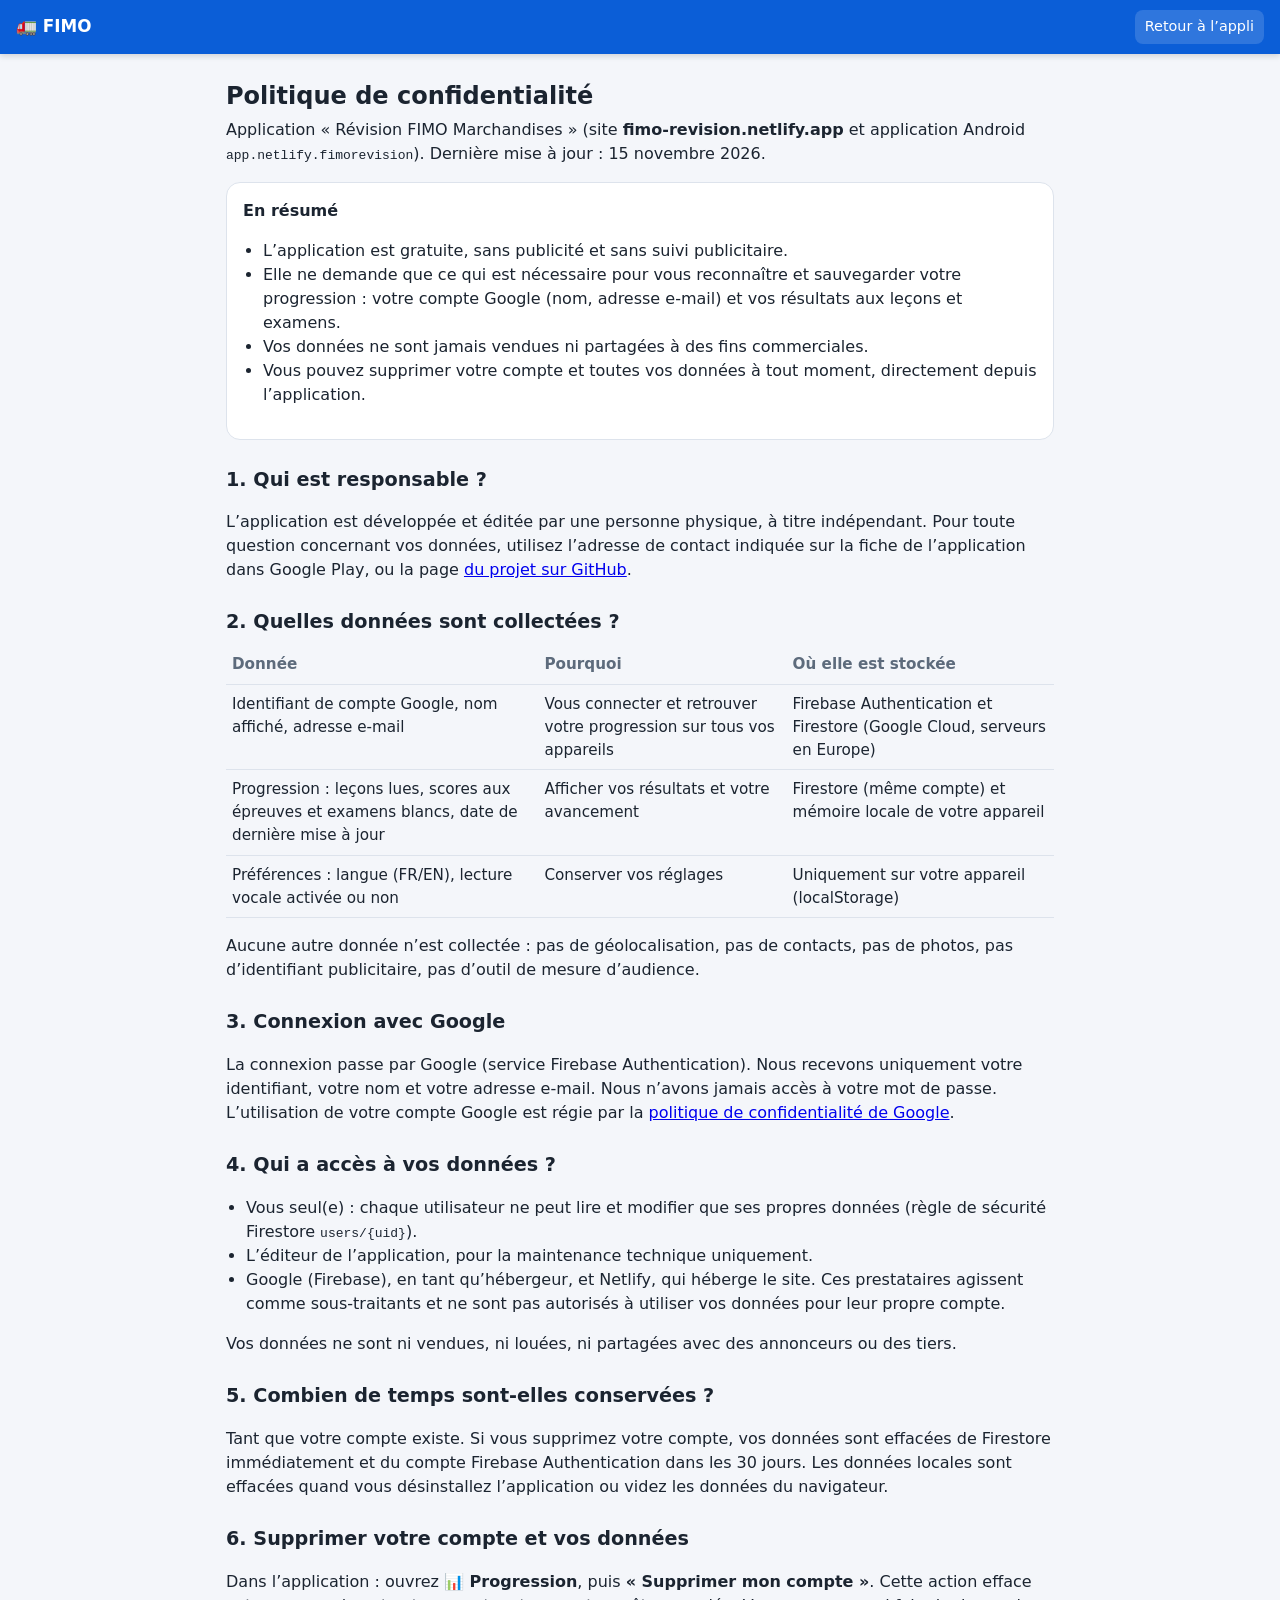
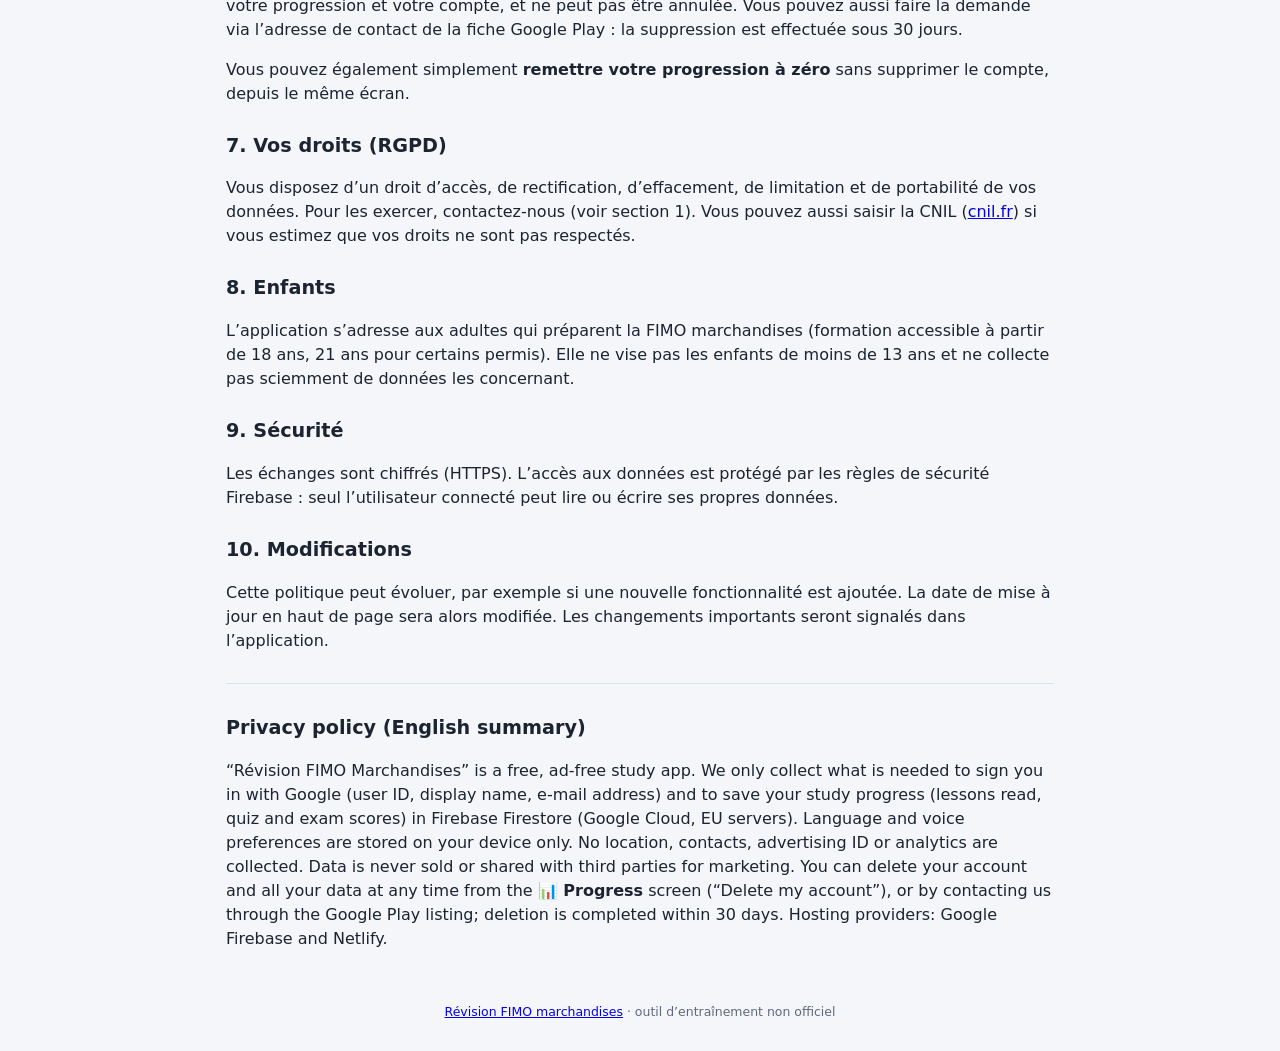
<file: confidentialite.html>
<!DOCTYPE html>
<html lang="fr">
<head>
<meta charset="UTF-8">
<meta name="viewport" content="width=device-width, initial-scale=1">
<title>Politique de confidentialité · Révision FIMO</title>
<meta name="description" content="Politique de confidentialité de l'application Révision FIMO Marchandises : données collectées, utilisation, suppression du compte.">
<meta name="theme-color" content="#0b5ed7">
<link rel="icon" href="icon-192.png">
<link rel="stylesheet" href="style.css">
<style>
.legal h2{margin-top:26px}.legal p,.legal li{color:var(--txt)}.legal ul{padding-left:20px}
.legal .card{margin:14px 0}.legal table{width:100%;border-collapse:collapse;font-size:.95rem}
.legal th,.legal td{text-align:left;padding:8px 6px;border-bottom:1px solid var(--line);vertical-align:top}
.legal th{color:var(--muted);font-weight:600}
</style>
</head>
<body>
<header class="top">
  <a href="index.html" class="brand" style="text-decoration:none">🚛 FIMO</a>
  <a href="index.html" class="ghost" style="text-decoration:none;font-size:.9rem">Retour à l’appli</a>
</header>
<main class="legal">
  <h1>Politique de confidentialité</h1>
  <p class="sub">Application « Révision FIMO Marchandises » (site <strong>fimo-revision.netlify.app</strong> et application Android <code>app.netlify.fimorevision</code>). Dernière mise à jour : 15 novembre 2026.</p>

  <div class="card">
    <strong>En résumé</strong>
    <ul>
      <li>L’application est gratuite, sans publicité et sans suivi publicitaire.</li>
      <li>Elle ne demande que ce qui est nécessaire pour vous reconnaître et sauvegarder votre progression : votre compte Google (nom, adresse e-mail) et vos résultats aux leçons et examens.</li>
      <li>Vos données ne sont jamais vendues ni partagées à des fins commerciales.</li>
      <li>Vous pouvez supprimer votre compte et toutes vos données à tout moment, directement depuis l’application.</li>
    </ul>
  </div>

  <h2>1. Qui est responsable ?</h2>
  <p>L’application est développée et éditée par une personne physique, à titre indépendant. Pour toute question concernant vos données, utilisez l’adresse de contact indiquée sur la fiche de l’application dans Google Play, ou la page <a href="https://github.com/hajerbensalem2016/fimo-app">du projet sur GitHub</a>.</p>

  <h2>2. Quelles données sont collectées ?</h2>
  <table>
    <tr><th>Donnée</th><th>Pourquoi</th><th>Où elle est stockée</th></tr>
    <tr><td>Identifiant de compte Google, nom affiché, adresse e-mail</td><td>Vous connecter et retrouver votre progression sur tous vos appareils</td><td>Firebase Authentication et Firestore (Google Cloud, serveurs en Europe)</td></tr>
    <tr><td>Progression : leçons lues, scores aux épreuves et examens blancs, date de dernière mise à jour</td><td>Afficher vos résultats et votre avancement</td><td>Firestore (même compte) et mémoire locale de votre appareil</td></tr>
    <tr><td>Préférences : langue (FR/EN), lecture vocale activée ou non</td><td>Conserver vos réglages</td><td>Uniquement sur votre appareil (localStorage)</td></tr>
  </table>
  <p>Aucune autre donnée n’est collectée : pas de géolocalisation, pas de contacts, pas de photos, pas d’identifiant publicitaire, pas d’outil de mesure d’audience.</p>

  <h2>3. Connexion avec Google</h2>
  <p>La connexion passe par Google (service Firebase Authentication). Nous recevons uniquement votre identifiant, votre nom et votre adresse e-mail. Nous n’avons jamais accès à votre mot de passe. L’utilisation de votre compte Google est régie par la <a href="https://policies.google.com/privacy">politique de confidentialité de Google</a>.</p>

  <h2>4. Qui a accès à vos données ?</h2>
  <ul>
    <li>Vous seul(e) : chaque utilisateur ne peut lire et modifier que ses propres données (règle de sécurité Firestore <code>users/{uid}</code>).</li>
    <li>L’éditeur de l’application, pour la maintenance technique uniquement.</li>
    <li>Google (Firebase), en tant qu’hébergeur, et Netlify, qui héberge le site. Ces prestataires agissent comme sous-traitants et ne sont pas autorisés à utiliser vos données pour leur propre compte.</li>
  </ul>
  <p>Vos données ne sont ni vendues, ni louées, ni partagées avec des annonceurs ou des tiers.</p>

  <h2>5. Combien de temps sont-elles conservées ?</h2>
  <p>Tant que votre compte existe. Si vous supprimez votre compte, vos données sont effacées de Firestore immédiatement et du compte Firebase Authentication dans les 30 jours. Les données locales sont effacées quand vous désinstallez l’application ou videz les données du navigateur.</p>

  <h2>6. Supprimer votre compte et vos données</h2>
  <p>Dans l’application : ouvrez <strong>📊 Progression</strong>, puis <strong>« Supprimer mon compte »</strong>. Cette action efface votre progression et votre compte, et ne peut pas être annulée. Vous pouvez aussi faire la demande via l’adresse de contact de la fiche Google Play : la suppression est effectuée sous 30 jours.</p>
  <p>Vous pouvez également simplement <strong>remettre votre progression à zéro</strong> sans supprimer le compte, depuis le même écran.</p>

  <h2>7. Vos droits (RGPD)</h2>
  <p>Vous disposez d’un droit d’accès, de rectification, d’effacement, de limitation et de portabilité de vos données. Pour les exercer, contactez-nous (voir section 1). Vous pouvez aussi saisir la CNIL (<a href="https://www.cnil.fr">cnil.fr</a>) si vous estimez que vos droits ne sont pas respectés.</p>

  <h2>8. Enfants</h2>
  <p>L’application s’adresse aux adultes qui préparent la FIMO marchandises (formation accessible à partir de 18 ans, 21 ans pour certains permis). Elle ne vise pas les enfants de moins de 13 ans et ne collecte pas sciemment de données les concernant.</p>

  <h2>9. Sécurité</h2>
  <p>Les échanges sont chiffrés (HTTPS). L’accès aux données est protégé par les règles de sécurité Firebase : seul l’utilisateur connecté peut lire ou écrire ses propres données.</p>

  <h2>10. Modifications</h2>
  <p>Cette politique peut évoluer, par exemple si une nouvelle fonctionnalité est ajoutée. La date de mise à jour en haut de page sera alors modifiée. Les changements importants seront signalés dans l’application.</p>

  <hr style="border:0;border-top:1px solid var(--line);margin:30px 0">
  <h2 id="en">Privacy policy (English summary)</h2>
  <p>“Révision FIMO Marchandises” is a free, ad-free study app. We only collect what is needed to sign you in with Google (user ID, display name, e-mail address) and to save your study progress (lessons read, quiz and exam scores) in Firebase Firestore (Google Cloud, EU servers). Language and voice preferences are stored on your device only. No location, contacts, advertising ID or analytics are collected. Data is never sold or shared with third parties for marketing. You can delete your account and all your data at any time from the <strong>📊 Progress</strong> screen (“Delete my account”), or by contacting us through the Google Play listing; deletion is completed within 30 days. Hosting providers: Google Firebase and Netlify.</p>
</main>
<footer class="foot"><a href="index.html">Révision FIMO marchandises</a> · outil d’entraînement non officiel</footer>
</body>
</html>
</file>
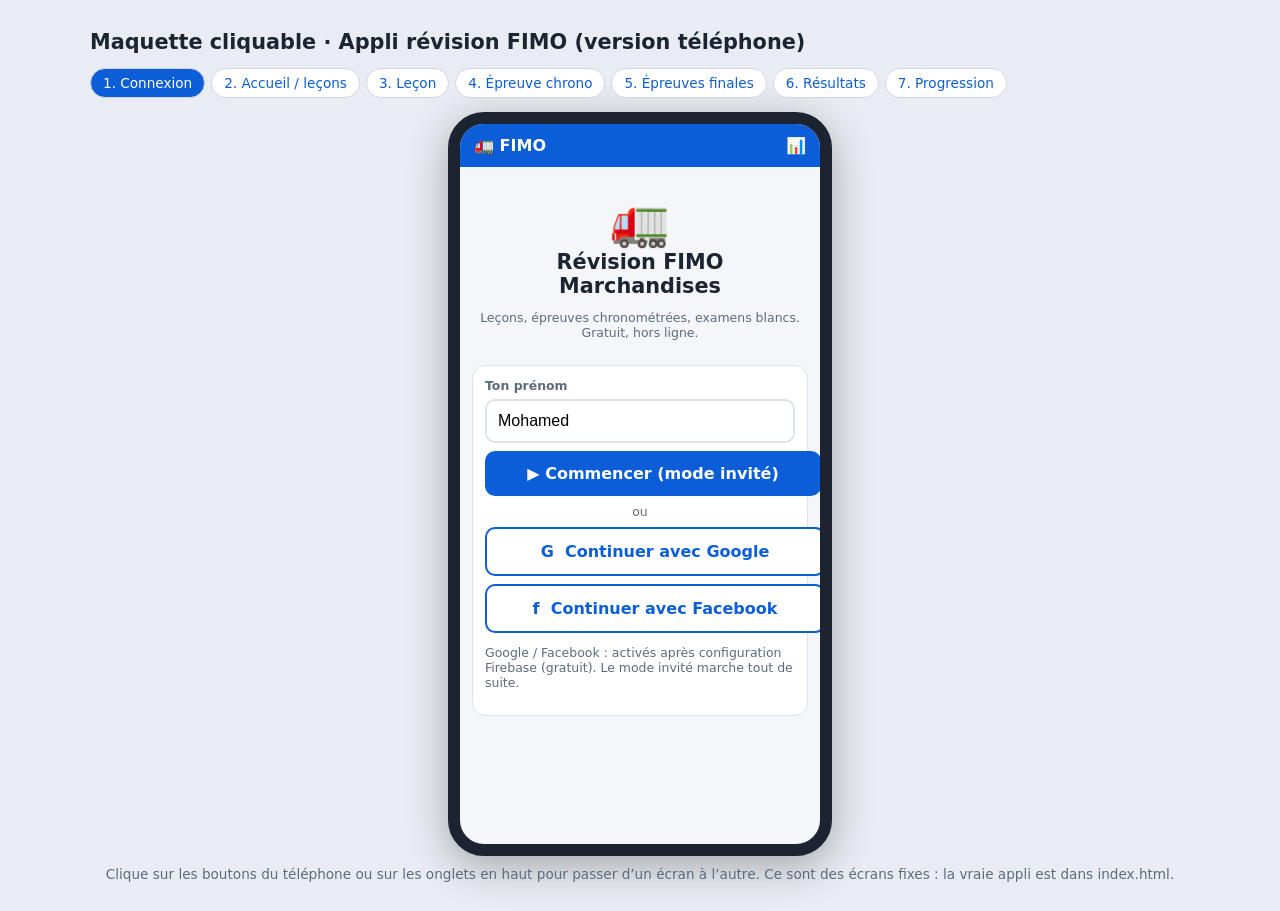
<file: maquette.html>
<!DOCTYPE html>
<html lang="fr">
<head>
<meta charset="UTF-8"><meta name="viewport" content="width=device-width, initial-scale=1">
<title>Maquette · appli FIMO</title>
<style>
body{margin:0;font-family:system-ui,sans-serif;background:#e9edf3;color:#1b2430}
.wrap{max-width:1100px;margin:0 auto;padding:16px}
h1{font-size:1.3rem}
.nav{display:flex;flex-wrap:wrap;gap:6px;margin-bottom:14px}
.nav a{background:#fff;border:1px solid #cfd6e2;border-radius:999px;padding:6px 12px;font-size:.85rem;text-decoration:none;color:#0b5ed7}
.nav a.on{background:#0b5ed7;color:#fff}
.phone{width:360px;height:720px;margin:0 auto;background:#f4f6fa;border:12px solid #1b2430;border-radius:36px;overflow:hidden;display:flex;flex-direction:column;box-shadow:0 10px 40px rgba(0,0,0,.3)}
.top{background:#0b5ed7;color:#fff;padding:12px 14px;font-weight:700;display:flex;justify-content:space-between;align-items:center}
.timer{background:rgba(255,255,255,.25);border-radius:999px;padding:4px 10px;font-size:.9rem}
.timer.low{background:#c62828}
.scr{flex:1;overflow:auto;padding:12px}
.card{background:#fff;border:1px solid #dde3ec;border-radius:14px;padding:12px;margin:8px 0}
.row{display:flex;gap:10px;align-items:center}
.num{width:34px;height:34px;border-radius:50%;background:#0b5ed7;color:#fff;display:flex;align-items:center;justify-content:center;font-weight:700;flex:none}
.num.ok{background:#1a8f4c}.num.ex{background:#6f42c1}
.t{font-weight:600;font-size:.95rem}.m{font-size:.78rem;color:#5d6b7c}
.badge{font-size:.72rem;background:#eef2f8;border-radius:999px;padding:2px 8px;color:#5d6b7c;margin-left:auto;white-space:nowrap}
.badge.ok{background:#e3f4ea;color:#1a8f4c}.badge.ko{background:#fde8e8;color:#c62828}
.btn{display:block;width:100%;background:#0b5ed7;color:#fff;border:0;border-radius:10px;padding:13px;font-size:1rem;font-weight:600;margin:8px 0;text-align:center;text-decoration:none}
.btn.sec{background:#fff;color:#0b5ed7;border:2px solid #0b5ed7}
.inp{width:100%;box-sizing:border-box;padding:11px;border:2px solid #dde3ec;border-radius:10px;font-size:1rem}
.choice{border:2px solid #dde3ec;border-radius:10px;padding:11px;margin:6px 0;background:#fff}
.choice.sel{border-color:#0b5ed7;background:#eef3fc}.choice.good{border-color:#1a8f4c;background:#e3f4ea}.choice.bad{border-color:#c62828;background:#fde8e8}
.score{font-size:2.2rem;font-weight:800;text-align:center;color:#1a8f4c}
.hero{text-align:center;padding:14px 0 4px}.hero .i{font-size:3rem}
h2{font-size:1.05rem;margin:14px 0 6px}
.prog{height:8px;background:#dde3ec;border-radius:4px;overflow:hidden;margin:8px 0}.prog div{height:100%;background:#0b5ed7}
table{width:100%;border-collapse:collapse;font-size:.8rem}td,th{border:1px solid #dde3ec;padding:4px 6px;text-align:left}th{background:#eef2f8}
.key{background:#fff8e6;border-left:4px solid #e68a00;padding:8px;border-radius:8px;font-size:.85rem}
.note{font-size:.85rem;color:#5d6b7c;text-align:center;margin-top:10px}
section{display:none}section:target{display:block}#s1:target~#s1,section:first-of-type{display:block}
section:target ~ section:first-of-type{display:none}
</style>
</head>
<body><div class="wrap">
<h1>Maquette cliquable · Appli révision FIMO (version téléphone)</h1>
<div class="nav">
<a href="#s1">1. Connexion</a><a href="#s2">2. Accueil / leçons</a><a href="#s3">3. Leçon</a><a href="#s4">4. Épreuve chrono</a><a href="#s5">5. Épreuves finales</a><a href="#s6">6. Résultats</a><a href="#s7">7. Progression</a>
</div>
<div class="phone">
<div class="top"><span>🚛 FIMO</span><span id="tm"></span><span>📊</span></div>
<div class="scr">

<section id="s1">
<div class="hero"><div class="i">🚛</div><b style="font-size:1.3rem">Révision FIMO<br>Marchandises</b><p class="m">Leçons, épreuves chronométrées, examens blancs. Gratuit, hors ligne.</p></div>
<div class="card"><div class="m" style="margin-bottom:6px"><b>Ton prénom</b></div><input class="inp" value="Mohamed">
<a class="btn" href="#s2">▶ Commencer (mode invité)</a>
<div class="m" style="text-align:center">ou</div>
<a class="btn sec" href="#s2">G&nbsp; Continuer avec Google</a>
<a class="btn sec" href="#s2">f&nbsp; Continuer avec Facebook</a>
<p class="m">Google / Facebook : activés après configuration Firebase (gratuit). Le mode invité marche tout de suite.</p></div>
</section>

<section id="s2">
<b style="font-size:1.2rem">Bonjour Mohamed 👋</b><p class="m">Lis une leçon, puis passe son épreuve chronométrée.</p>
<div class="card"><div class="row"><b>Progression</b><span class="badge">3/7 leçons · 2/7 réussies</span></div><div class="prog"><div style="width:36%"></div></div></div>
<h2>📘 Leçons</h2>
<a class="card row" href="#s3" style="text-decoration:none;color:inherit"><div class="num ok">✓</div><div><div class="t">RSE : temps de conduite et pauses</div><div class="m">4 h 30, 45 min, 9 h / 10 h, 56 h, 90 h…</div></div><span class="badge ok">21/24</span></a>
<div class="card row"><div class="num ok">✓</div><div><div class="t">RSE : repos journalier, hebdo…</div><div class="m">11 h / 9 h, 45 h / 24 h, double équipage</div></div><span class="badge ok">18/23</span></div>
<div class="card row"><div class="num">3</div><div><div class="t">Chronotachygraphe, carte, sanctions</div><div class="m">Symboles, ticket, contrôles</div></div><span class="badge ko">14/29</span></div>
<div class="card row"><div class="num">4</div><div><div class="t">Temps de service et amplitude</div><div class="m">12 h, 15 h, pauses, nuit</div></div><span class="badge">18 q · 14 min</span></div>
<div class="card row"><div class="num">5</div><div><div class="t">Accès au métier, documents, véhicule</div><div class="m">FIMO/FCO, licence, longueurs…</div></div><span class="badge">25 q · 19 min</span></div>
<div class="card row"><div class="num">6</div><div><div class="t">Code de la route permis C</div><div class="m">Panneaux, alcool, feux…</div></div><span class="badge">16 q · 12 min</span></div>
<div class="card row"><div class="num">7</div><div><div class="t">Calculs du conducteur</div><div class="m">Temps, km, surfaces, palettes</div></div><span class="badge">18 q · 14 min</span></div>
<h2>🎓 Épreuves finales</h2>
<a class="card row" href="#s5" style="text-decoration:none;color:inherit"><div class="num ex">1</div><div><div class="t">Épreuve finale n° 1</div><div class="m">30 q · 30 min</div></div><span class="badge">voir la liste →</span></a>
<p class="note">Les nouvelles leçons (photos des prochaines semaines) s’ajoutent simplement à cette liste.</p>
</section>

<section id="s3">
<span class="badge">Leçon 1 / 7</span>
<b style="font-size:1.15rem;display:block;margin:6px 0">RSE : temps de conduite et pauses</b>
<div class="card"><b>Les durées de conduite</b>
<table><tr><th>Règle</th><th>Durée</th></tr><tr><td>Conduite continue</td><td><b>4 h 30</b></td></tr><tr><td>Interruption</td><td><b>45 min</b> ou 15 + 30</td></tr><tr><td>Journalière</td><td><b>9 h</b> (10 h × 2/sem.)</td></tr><tr><td>Hebdomadaire</td><td><b>56 h</b></td></tr><tr><td>2 semaines</td><td><b>90 h</b></td></tr></table>
<p class="key">Mémo : 4 h 30 → 45 min · 9 h / 10 h · 56 h · 90 h</p>
<p class="m">Sources : fiche RSE, exercice n° 4, QCM 561/2006…</p></div>
<div class="card" style="text-align:center"><p class="m"><b>Épreuve de la leçon</b> : 24 questions · 18 min chrono</p><a class="btn" href="#s4">▶ Lancer l’épreuve chronométrée</a><a class="btn sec" href="#s2">← Retour aux leçons</a></div>
</section>

<section id="s4">
<div class="row"><span class="badge">Leçon 6 · épreuve</span><span class="badge" style="background:#c62828;color:#fff">⏱ 0:48</span></div>
<div class="prog"><div style="width:30%"></div></div>
<div style="background:linear-gradient(160deg,#46178f,#6a2fc9);border-radius:14px;padding:10px;color:#fff">
<div class="m" style="color:#fff">Question 7 / 16</div>
<div style="background:#fff;border-radius:10px;display:flex;justify-content:center;padding:8px;margin:6px 0"><svg viewBox="0 0 120 120" width="110" height="110"><circle cx="60" cy="60" r="56" fill="#fff" stroke="#d9001b" stroke-width="10"/><text x="60" y="68" font-size="26" font-weight="700" text-anchor="middle" fill="#1b2430">3,5m</text><path d="M60 14l-6 10h12z M60 106l-6-10h12z" fill="#1b2430"/></svg></div>
<div style="background:#fff;color:#1b2430;border-radius:10px;padding:10px;text-align:center;font-weight:700">Que signifie ce panneau ?</div>
<div style="text-align:center;margin:8px 0"><span style="border:2px solid #fff;border-radius:999px;padding:4px 10px;font-size:.8rem">🔊 Écouter</span> <span style="border:2px solid #fff;border-radius:999px;padding:4px 10px;font-size:.8rem;background:#fff;color:#46178f">🔁 Lecture auto : ON</span></div>
<div style="display:grid;grid-template-columns:1fr 1fr;gap:6px">
<div style="background:#e21b3c;border-radius:8px;padding:12px 8px;font-weight:700;font-size:.85rem;outline:3px solid #fff;outline-offset:-3px">▲ Hauteur max 3,5 m</div>
<div style="background:#1368ce;border-radius:8px;padding:12px 8px;font-weight:700;font-size:.85rem">◆ Poids max 3,5 t</div>
<div style="background:#d89e00;border-radius:8px;padding:12px 8px;font-weight:700;font-size:.85rem">● Largeur max 3,5 m</div>
<div style="background:#26890c;border-radius:8px;padding:12px 8px;font-weight:700;font-size:.85rem">■ Longueur max 3,5 m</div>
</div></div>
<a class="btn" href="#s6">Suivante →</a><a class="btn sec" href="#s3">✕ Abandonner</a>
<p class="note">Style Kahoot : image, question, 4 réponses colorées. 🔊 lit la question et les réponses à voix haute.</p>
</section>

<section id="s5">
<b style="font-size:1.2rem">🎓 Épreuves finales</b><p class="m">Mélangent toutes les leçons. Examen officiel : 60 q, admis à 36.</p>
<div class="card row"><div class="num ok">✓</div><div><div class="t">Épreuve finale n° 1</div><div class="m">30 q · 30 min · seuil 18</div></div><span class="badge ok">22/30 Admis</span></div>
<div class="card row"><div class="num ex">2</div><div><div class="t">Épreuve finale n° 2</div><div class="m">30 q · 30 min</div></div><span class="badge ko">15/30 Échec</span></div>
<div class="card row"><div class="num ex">3</div><div><div class="t">Épreuve finale n° 3</div><div class="m">30 q · 30 min</div></div><span class="badge">pas faite</span></div>
<div class="card row"><div class="num ex">4</div><div><div class="t">Épreuve finale n° 4</div><div class="m">40 q · 40 min</div></div><span class="badge">pas faite</span></div>
<div class="card row"><div class="num ex">5</div><div><div class="t">Épreuve finale n° 5</div><div class="m">40 q · 40 min</div></div><span class="badge">pas faite</span></div>
<a class="card row" href="#s4" style="text-decoration:none;color:inherit"><div class="num ex">6</div><div><div class="t">Épreuve n° 6 · format examen</div><div class="m">60 q · 60 min · seuil 36</div></div><span class="badge">▶</span></a>
<a class="btn sec" href="#s2">← Retour</a>
</section>

<section id="s6">
<b style="font-size:1.1rem;display:block;text-align:center">Épreuve finale n° 1</b>
<div class="card" style="text-align:center"><div class="score">22 / 30</div><p>✅ <b>Réussi</b> · 73 % (seuil 60 %)</p><a class="btn" href="#s4">🔁 Refaire</a><a class="btn sec" href="#s2">← Retour</a></div>
<h2>Résultat par leçon</h2>
<div class="row" style="gap:6px"><div class="card" style="flex:1;text-align:center"><b>90%</b><div class="m">Leçon 1</div></div><div class="card" style="flex:1;text-align:center"><b>60%</b><div class="m">Leçon 2</div></div><div class="card" style="flex:1;text-align:center"><b>50%</b><div class="m">Leçon 3</div></div></div>
<h2>Correction détaillée</h2>
<div class="card" style="border-left:4px solid #c62828"><div class="m">Question 3 · leçon 2</div><b>La durée du repos journalier normal est de :</b><div>❌ Ta réponse : <b>9 h</b></div><div>✔ Bonne réponse : <b>11 h</b></div><div class="m">💡 11 h consécutives ; 9 h = repos réduit (3 fois max).</div></div>
<div class="card" style="border-left:4px solid #1a8f4c"><div class="m">Question 4 · leçon 1</div><b>Conduite maximale sur 2 semaines :</b><div>✅ Ta réponse : <b>90 h</b></div></div>
<a class="btn sec" href="#s7">Voir ma progression →</a>
</section>

<section id="s7">
<b style="font-size:1.2rem">📊 Progression de Mohamed</b>
<div class="row" style="gap:6px;margin:8px 0"><div class="card" style="flex:1;text-align:center"><b style="font-size:1.4rem;color:#0b5ed7">3/7</b><div class="m">leçons lues</div></div><div class="card" style="flex:1;text-align:center"><b style="font-size:1.4rem;color:#0b5ed7">2/7</b><div class="m">réussies</div></div></div>
<div class="row" style="gap:6px"><div class="card" style="flex:1;text-align:center"><b style="font-size:1.4rem;color:#0b5ed7">71%</b><div class="m">moyenne</div></div><div class="card" style="flex:1;text-align:center"><b style="font-size:1.4rem;color:#0b5ed7">1/6</b><div class="m">finales réussies</div></div></div>
<h2>Par leçon</h2>
<div class="card row"><div class="t">1. RSE : temps de conduite</div><span class="badge ok">21/24 · 15/11</span></div>
<div class="card row"><div class="t">2. RSE : repos</div><span class="badge ok">18/23 · 15/11</span></div>
<div class="card row"><div class="t">3. Chronotachygraphe</div><span class="badge ko">14/29 · 16/11</span></div>
<a class="btn sec" href="#s1">👤 Changer d’utilisateur</a><a class="btn" href="#s2">← Accueil</a>
</section>

</div></div>
<p class="note">Clique sur les boutons du téléphone ou sur les onglets en haut pour passer d’un écran à l’autre. Ce sont des écrans fixes : la vraie appli est dans index.html.</p>
</div>
<script>
// Affiche la section ciblée (ou la 1re) et simule le minuteur sur l'écran épreuve
function show(){const id=location.hash||'#s1';document.querySelectorAll('section').forEach(s=>s.style.display=('#'+s.id===id)?'block':'none');document.querySelector('.scr').scrollTop=0;document.getElementById('tm').textContent=(id==='#s4')?'⏱ 17:12':'';document.querySelectorAll('.nav a').forEach(a=>a.classList.toggle('on',a.getAttribute('href')===id));}
addEventListener('hashchange',show);show();
</script>
</body></html>
</file>
<file: style.css>
:root{--bg:#f4f6fa;--card:#fff;--txt:#1b2430;--muted:#5d6b7c;--pri:#0b5ed7;--pri2:#0948a8;--ok:#1a8f4c;--ko:#c62828;--warn:#e68a00;--line:#dde3ec;--r:14px}
*{box-sizing:border-box}
body{margin:0;font-family:system-ui,-apple-system,"Segoe UI",Roboto,sans-serif;background:var(--bg);color:var(--txt);line-height:1.5}
.top{position:sticky;top:0;z-index:5;display:flex;align-items:center;justify-content:space-between;gap:8px;padding:10px 16px;background:var(--pri);color:#fff;box-shadow:0 2px 6px rgba(0,0,0,.15)}
.brand{background:none;border:0;color:#fff;font-size:1.05rem;font-weight:700;cursor:pointer;padding:4px 0}
.ghost{background:rgba(255,255,255,.15);border:0;color:#fff;font-size:1.1rem;border-radius:8px;padding:6px 10px;cursor:pointer}
.timer{font-variant-numeric:tabular-nums;font-weight:700;background:rgba(255,255,255,.2);padding:6px 12px;border-radius:999px}
.timer.low{background:var(--ko)}
main{max-width:860px;margin:0 auto;padding:16px}
.foot{text-align:center;color:var(--muted);font-size:.78rem;padding:20px 16px 30px}
.hidden{display:none!important}
h1{font-size:1.5rem;margin:8px 0 4px}h2{font-size:1.2rem;margin:20px 0 8px}h3{font-size:1.02rem;margin:14px 0 4px}
.sub{color:var(--muted);margin:0 0 16px}
.card{background:var(--card);border:1px solid var(--line);border-radius:var(--r);padding:16px;margin:10px 0}
.lesson-item{display:flex;align-items:center;gap:12px;cursor:pointer;transition:transform .1s}
.lesson-item:hover{transform:translateY(-1px);border-color:var(--pri)}
.lesson-item .num{flex:none;width:40px;height:40px;border-radius:50%;background:var(--pri);color:#fff;display:flex;align-items:center;justify-content:center;font-weight:700}
.lesson-item .num.done{background:var(--ok)}
.lesson-item .info{flex:1;min-width:0}
.lesson-item .title{font-weight:600}
.lesson-item .meta{font-size:.85rem;color:var(--muted)}
.badge{flex:none;font-size:.8rem;padding:3px 9px;border-radius:999px;background:#eef2f8;color:var(--muted);white-space:nowrap}
.badge.ok{background:#e3f4ea;color:var(--ok)}.badge.ko{background:#fde8e8;color:var(--ko)}
.theme-tag{display:inline-block;font-size:.75rem;padding:2px 8px;border-radius:999px;background:#e8effb;color:var(--pri2);margin-bottom:6px}
.btn{display:inline-block;background:var(--pri);color:#fff;border:0;border-radius:10px;padding:12px 20px;font-size:1rem;font-weight:600;cursor:pointer;margin:6px 6px 6px 0}
.btn:hover{background:var(--pri2)}
.btn.sec{background:#fff;color:var(--pri);border:2px solid var(--pri)}
.btn.sec:hover{background:#eef3fc}
.btn:disabled{opacity:.5;cursor:not-allowed}
.row{display:flex;flex-wrap:wrap;gap:6px;align-items:center}
.lesson-body h3{color:var(--pri2);border-left:4px solid var(--pri);padding-left:10px}
.lesson-body ul{padding-left:22px}.lesson-body li{margin:4px 0}
.lesson-body table{border-collapse:collapse;width:100%;margin:8px 0;font-size:.93rem}
.lesson-body td,.lesson-body th{border:1px solid var(--line);padding:6px 8px;text-align:left;vertical-align:top}
.lesson-body th{background:#eef2f8}
.key{background:#fff8e6;border-left:4px solid var(--warn);padding:10px 12px;border-radius:8px;margin:10px 0}
.src{font-size:.8rem;color:var(--muted);margin-top:16px;border-top:1px dashed var(--line);padding-top:8px}
.progress{height:8px;background:var(--line);border-radius:4px;overflow:hidden;margin:10px 0}
.progress>div{height:100%;background:var(--pri);transition:width .3s}
.qnum{color:var(--muted);font-size:.9rem;margin-bottom:6px}
.question{font-size:1.1rem;font-weight:600;margin:4px 0 14px}
.choices{display:grid;gap:8px}
.choice{display:block;width:100%;text-align:left;background:#fff;border:2px solid var(--line);border-radius:10px;padding:12px 14px;font-size:1rem;cursor:pointer;color:var(--txt)}
.choice:hover{border-color:var(--pri)}
.choice.sel{border-color:var(--pri);background:#eef3fc}
.choice.good{border-color:var(--ok);background:#e3f4ea}
.choice.bad{border-color:var(--ko);background:#fde8e8}
.score{font-size:2.4rem;font-weight:800;text-align:center;margin:6px 0}
.score.ok{color:var(--ok)}.score.ko{color:var(--ko)}
.center{text-align:center}
.corr{border-left:4px solid var(--line);padding-left:12px;margin:14px 0}
.corr.good{border-color:var(--ok)}.corr.bad{border-color:var(--ko)}
.corr .q{font-weight:600}
.corr .exp{color:var(--muted);font-size:.92rem;margin-top:4px}
.stat-grid{display:grid;grid-template-columns:repeat(auto-fit,minmax(140px,1fr));gap:10px}
.stat{background:#eef2f8;border-radius:10px;padding:12px;text-align:center}
.stat b{display:block;font-size:1.6rem;color:var(--pri2)}
.warnbox{background:#fff3f3;border:1px solid #f3c2c2;border-radius:10px;padding:10px 12px;font-size:.9rem;margin:10px 0}
.infobox{background:#e8effb;border-radius:10px;padding:10px 12px;font-size:.9rem;margin:10px 0}
@media (max-width:600px){main{padding:10px}.card{padding:13px}.btn{width:100%;margin:5px 0}.score{font-size:2rem}}
/* --- écran d'accueil / connexion --- */
.hero{text-align:center;padding:24px 8px 8px}
.hero-ico{font-size:3.5rem}
.hero h1{font-size:1.7rem;line-height:1.2}
.lbl{display:block;font-weight:600;margin:4px 0 6px}
.inp{width:100%;font-size:1.05rem;padding:12px 14px;border:2px solid var(--line);border-radius:10px;margin-bottom:12px}
.inp:focus{outline:none;border-color:var(--pri)}
.btn.big{width:100%;margin:6px 0;padding:15px 20px;font-size:1.08rem}
.or{text-align:center;color:var(--muted);margin:8px 0}
.hint{font-size:.82rem;color:var(--muted);margin:10px 0 0}
.lesson-item .num.read{background:#7aa7e6}
.lesson-item .num.exam{background:#6f42c1}
.lesson-item .num.exam.done{background:var(--ok)}
/* --- épreuves façon Kahoot --- */
.kq{background:linear-gradient(160deg,#46178f,#6a2fc9);border-radius:16px;padding:14px;color:#fff;margin:8px 0}
.kq .pic{background:rgba(255,255,255,.95);border-radius:12px;min-height:120px;display:flex;align-items:center;justify-content:center;margin-bottom:12px;overflow:hidden;color:#1b2430}
.kq .pic svg{max-width:100%;height:auto;max-height:200px}
.kq .pic .emo{font-size:4.5rem;line-height:1}
.kq .question{background:#fff;color:#1b2430;border-radius:10px;padding:12px 14px;text-align:center;font-size:1.08rem;font-weight:700;margin:0}
.kchoices{display:grid;grid-template-columns:1fr 1fr;gap:8px;margin-top:10px}
.kchoices .choice{color:#fff;border:0;border-radius:10px;padding:16px 10px 16px 14px;font-weight:700;font-size:.98rem;min-height:68px;display:flex;align-items:center;gap:10px;box-shadow:0 3px 0 rgba(0,0,0,.25);text-align:left}
.kchoices .choice .shape{flex:none;font-size:1.3rem}
.kchoices .choice:nth-child(1){background:#e21b3c}.kchoices .choice:nth-child(2){background:#1368ce}.kchoices .choice:nth-child(3){background:#d89e00}.kchoices .choice:nth-child(4){background:#26890c}
.kchoices .choice.sel{outline:4px solid #fff;outline-offset:-4px;filter:brightness(1.1)}
.kchoices .choice:hover{filter:brightness(1.08)}
.kchoices .choice.dim{opacity:.35}
@media (max-width:420px){.kchoices{grid-template-columns:1fr}.kchoices .choice{min-height:56px}}
.vbtn{background:rgba(255,255,255,.2);color:#fff;border:2px solid rgba(255,255,255,.6);border-radius:999px;padding:7px 14px;font-size:.9rem;font-weight:600;cursor:pointer}
.vbtn.on{background:#fff;color:#46178f}
a.btn{text-decoration:none;text-align:center;box-sizing:border-box}
</file>
